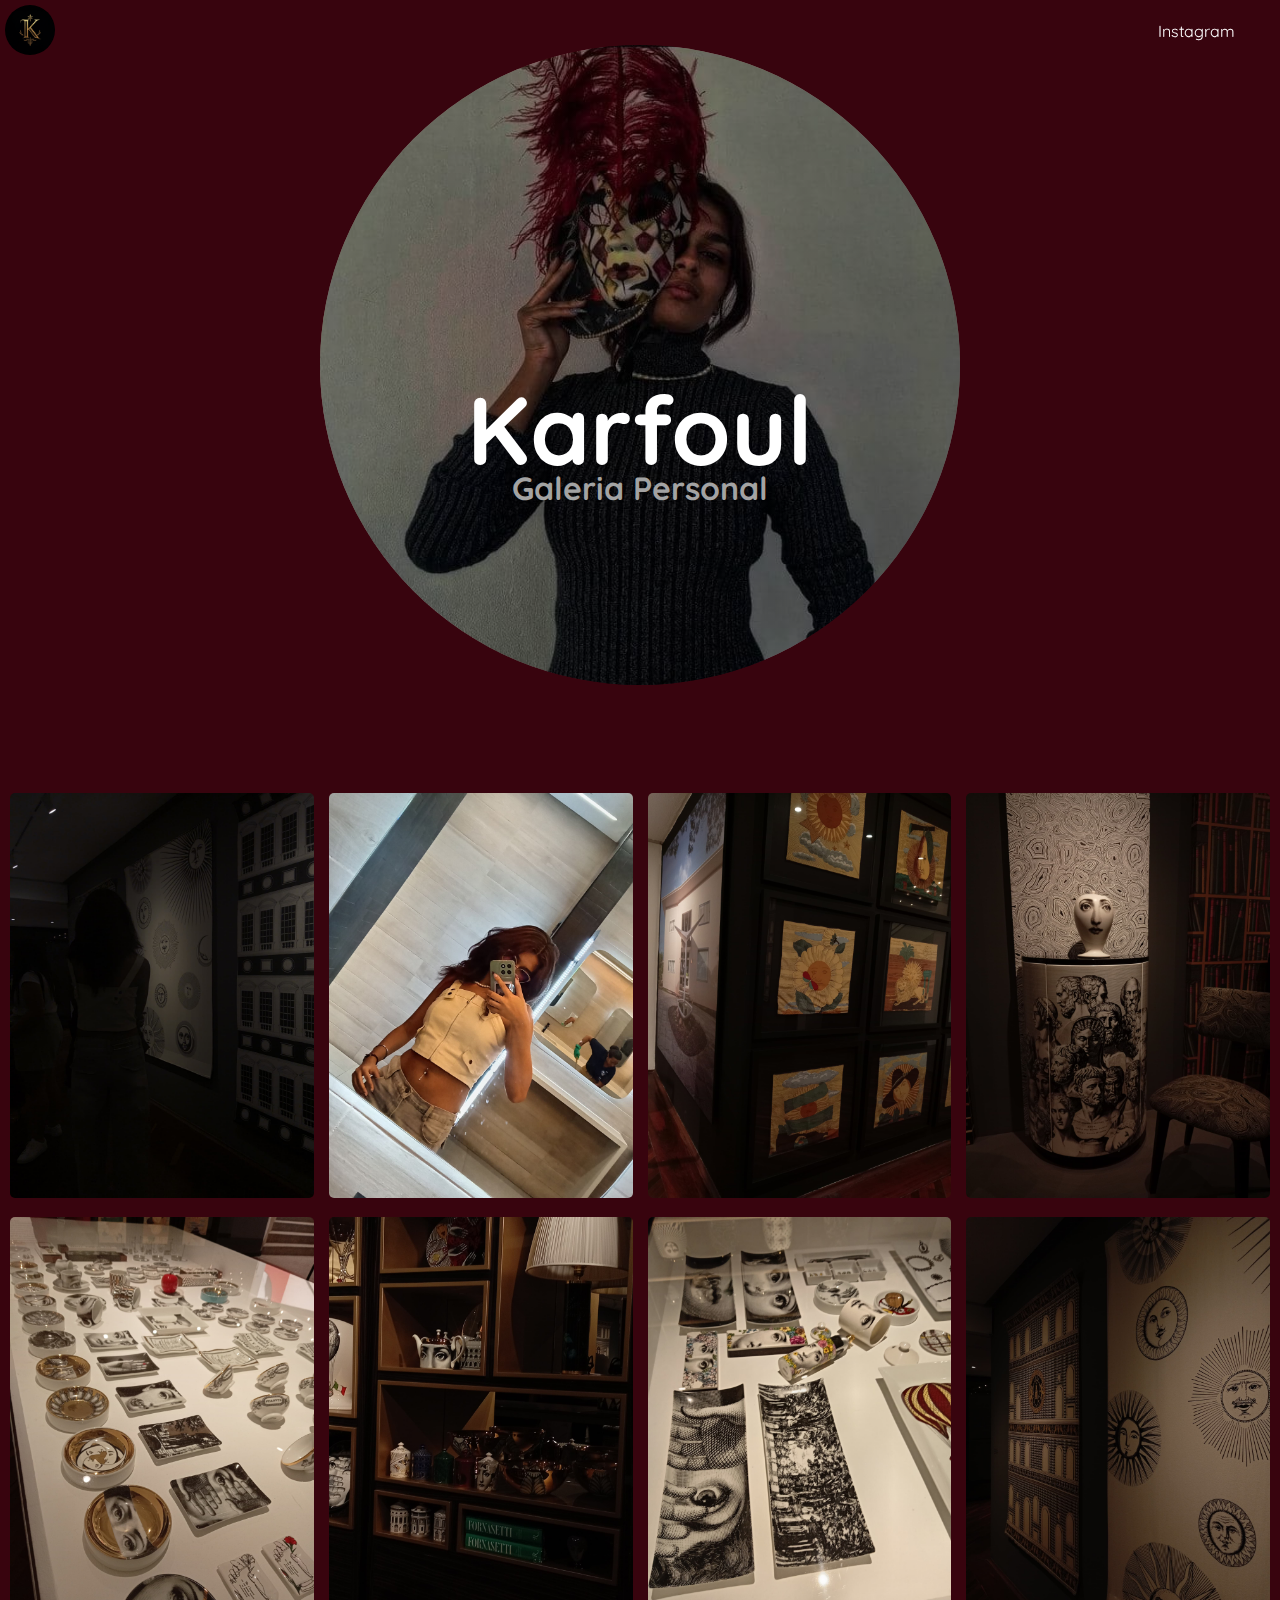
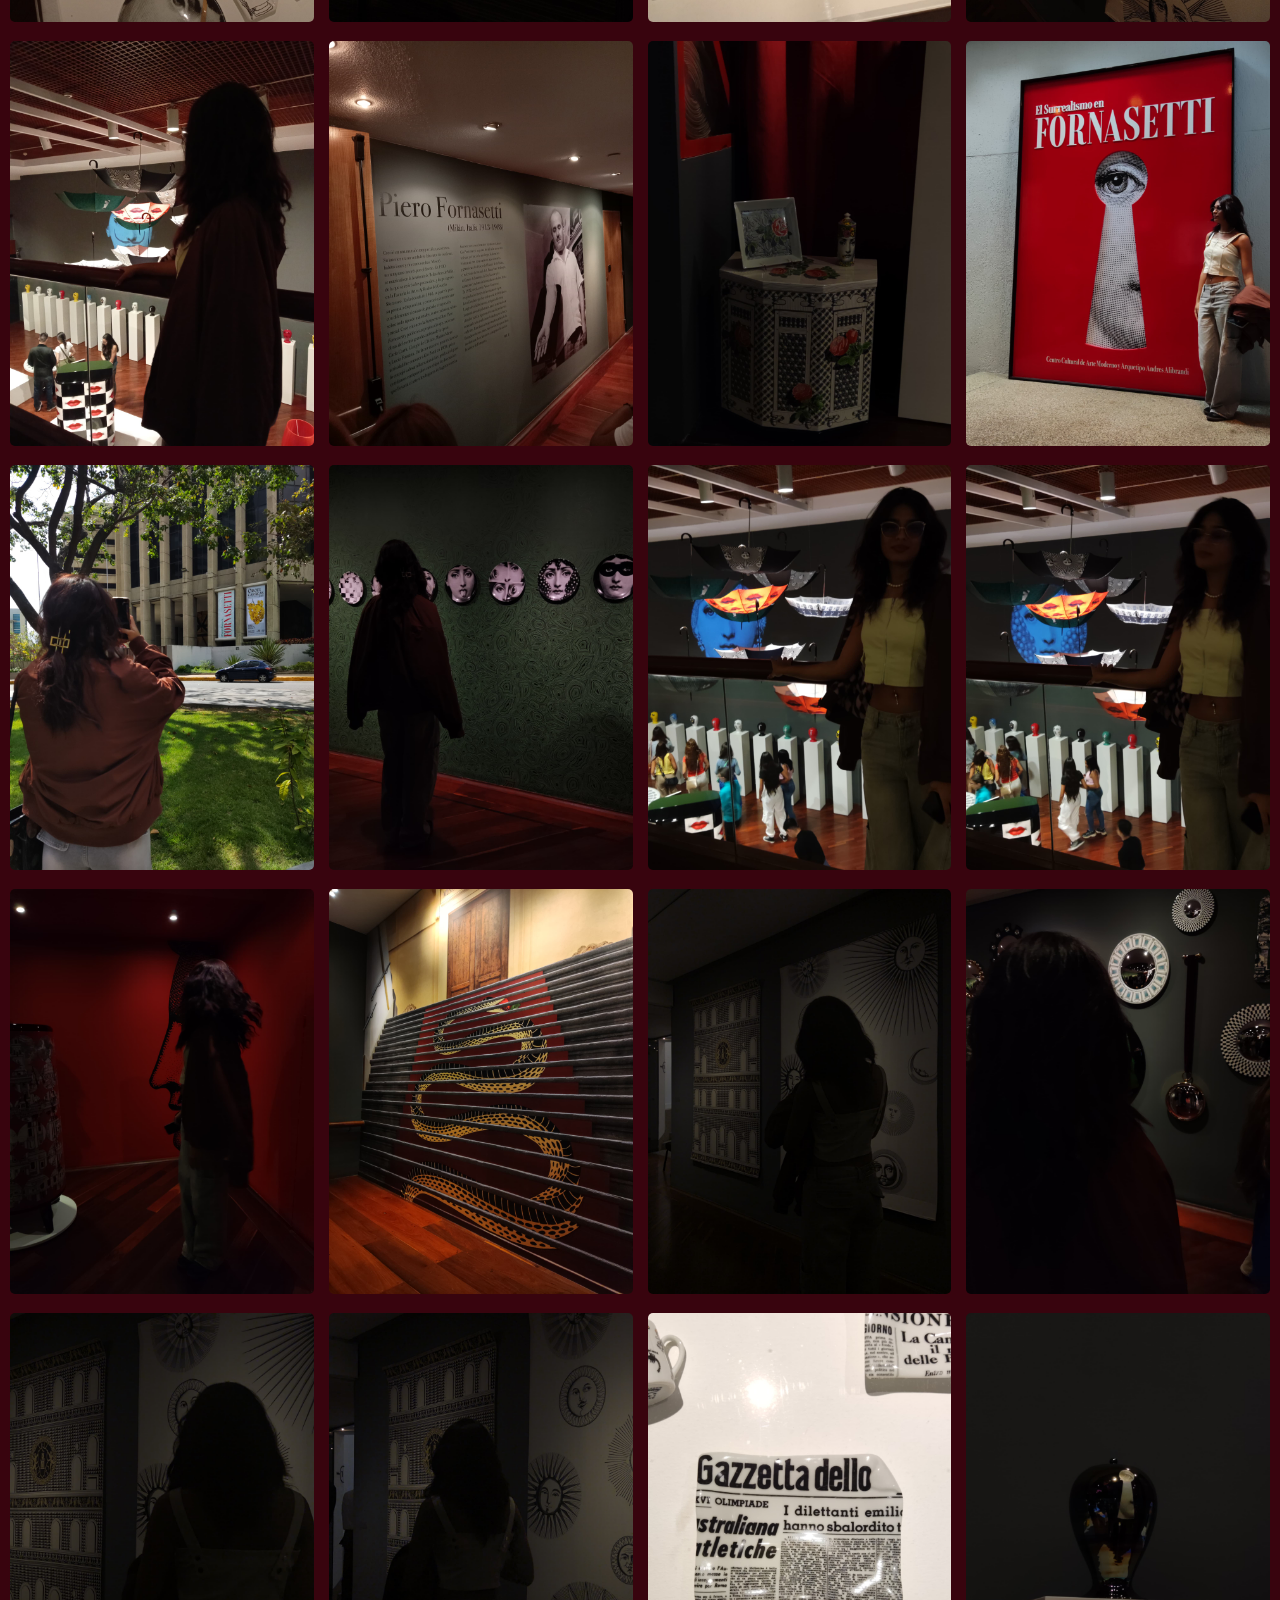
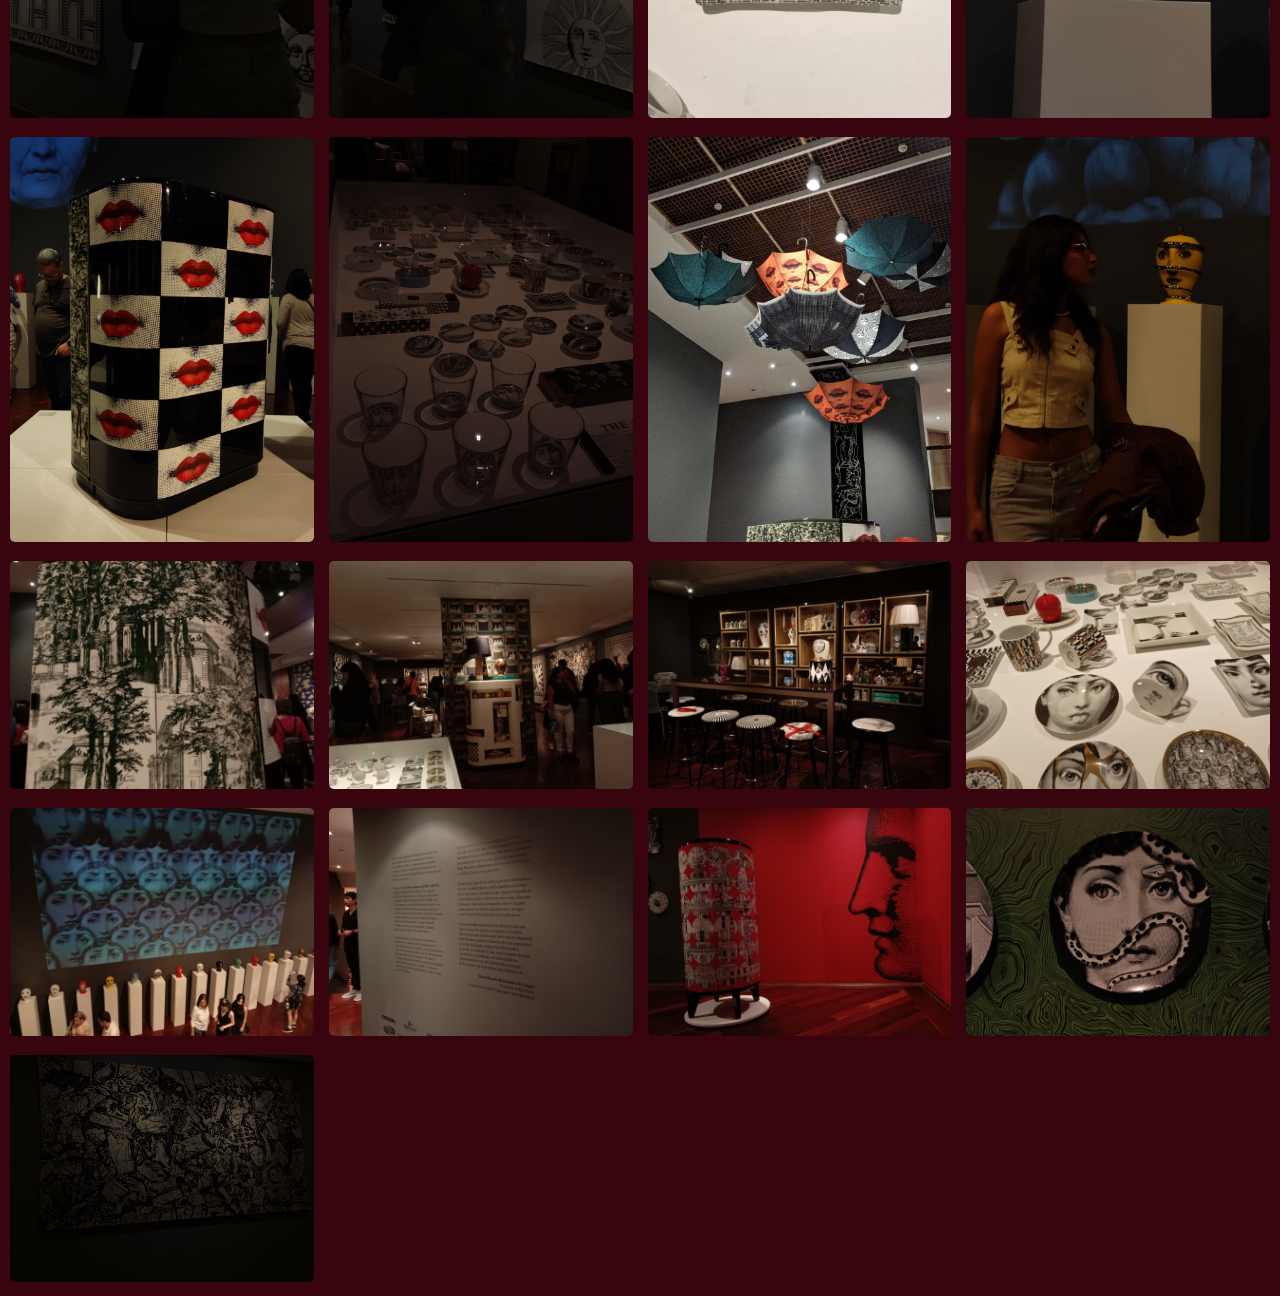
<file: index.html>
<!DOCTYPE html>
<html lang="es">
<head>
    <meta charset="UTF-8">
    <meta name="viewport" content="width=device-width, initial-scale=1.0">
    <link rel="stylesheet" href="CSS/estilos.css">
    <link rel="shortcut icon" href="IMG/Logo.png" type="image/png">
    <link rel="preconnect" href="https://fonts.googleapis.com">
    <link rel="preconnect" href="https://fonts.gstatic.com" crossorigin>
    <link href="https://fonts.googleapis.com/css2?family=Quicksand:wght@300..700&display=swap" rel="stylesheet">
    <link rel="preload" as="image" href="IMG/vertical/img_2.jpg">
    <title>Galeria - Karfoul</title>
</head>
<body>
    <header class="contain-nav">
        <nav class="nav">
            <img src="IMG/Logo.png" alt="">
            <span class="contact-info">Escribeme al 0412-5697355</span>
            <ul class="nav-ul">
                <li class="nav-items"><a href="https://www.instagram.com/karfoulel?igsh=MWc5OXRqbWh2NGVnaA==" target="_blank">Instagram</a></li>
            </ul>
        </nav>
    </header>
    <div class="container">
        <div class="container-items">
            <div class="container__img"><img src="IMG/vertical/img_2.jpg" alt="" loading="eager"><h1>Karfoul</h1><h2>Galeria Personal</h2></div>
            
        </div>
    </div>
<div class="galeria-container__fondo">
<div class="galeria-container">
<div class="galeria-container__img"><img  src="IMG/vertical/img_ (1).jpeg" alt=""></div>
<div class="galeria-container__img"><img id="img" src="IMG/vertical/img_ (2).jpeg" alt=""></div>
<div class="galeria-container__img"><img id="img" src="IMG/vertical/img_ (4).jpeg" alt=""></div>
<div class="galeria-container__img"><img id="img" src="IMG/vertical/img_ (5).jpeg" alt=""></div>
<div class="galeria-container__img"><img id="img" src="IMG/vertical/img_ (7).jpeg" alt=""></div>
<div class="galeria-container__img"><img id="img" src="IMG/vertical/img_ (8).jpeg" alt=""></div>
<div class="galeria-container__img"><img id="img" src="IMG/vertical/img_ (11).jpeg" alt=""></div>
<div class="galeria-container__img"><img id="img" src="IMG/vertical/img_ (14).jpeg" alt=""></div>
<div class="galeria-container__img"><img id="img" src="IMG/vertical/img_ (17).jpeg" alt=""></div>
<div class="galeria-container__img"><img id="img" src="IMG/vertical/img_ (18).jpeg" alt=""></div>
<div class="galeria-container__img"><img id="img" src="IMG/vertical/img_ (21).jpeg" alt=""></div>
<div class="galeria-container__img"><img id="img" src="IMG/vertical/img_ (22).jpeg" alt=""></div>
<div class="galeria-container__img"><img id="img" src="IMG/vertical/img_ (23).jpeg" alt=""></div>
<div class="galeria-container__img"><img id="img" src="IMG/vertical/img_ (24).jpeg" alt=""></div>
<div class="galeria-container__img"><img id="img" src="IMG/vertical/img_ (25).jpeg" alt=""></div>
<div class="galeria-container__img"><img id="img" src="IMG/vertical/img_ (26).jpeg" alt=""></div>
<div class="galeria-container__img"><img id="img" src="IMG/vertical/img_ (27).jpeg" alt=""></div>
<div class="galeria-container__img"><img id="img" src="IMG/vertical/img_ (28).jpeg" alt=""></div>
<div class="galeria-container__img"><img id="img" src="IMG/vertical/img_ (29).jpeg" alt=""></div>
<div class="galeria-container__img"><img id="img" src="IMG/vertical/img_ (30).jpeg" alt=""></div>
<div class="galeria-container__img"><img id="img" src="IMG/vertical/img_ (31).jpeg" alt=""></div>
<div class="galeria-container__img"><img id="img" src="IMG/vertical/img_ (32).jpeg" alt=""></div>
<div class="galeria-container__img"><img id="img" src="IMG/vertical/img_ (33).jpeg" alt=""></div>
<div class="galeria-container__img"><img id="img" src="IMG/vertical/img_ (34).jpeg" alt=""></div>
<div class="galeria-container__img"><img id="img" src="IMG/vertical/img_ (35).jpeg" alt=""></div>
<div class="galeria-container__img"><img id="img" src="IMG/vertical/img_ (36).jpeg" alt=""></div>
<div class="galeria-container__img"><img id="img" src="IMG/vertical/img_ (37).jpeg" alt=""></div>
<div class="galeria-container__img"><img id="img" src="IMG/vertical/img_ (38).jpeg" alt=""></div>
<div class="galeria-container__img"><img id="img" src="IMG/horizontal/img_ (3).jpeg" alt=""></div>
<div class="galeria-container__img"><img id="img" src="IMG/horizontal/img_ (6).jpeg" alt=""></div>
<div class="galeria-container__img"><img id="img" src="IMG/horizontal/img_ (9).jpeg" alt=""></div>
<div class="galeria-container__img"><img id="img" src="IMG/horizontal/img_ (10).jpeg" alt=""></div>
<div class="galeria-container__img"><img id="img" src="IMG/horizontal/img_ (12).jpeg" alt=""></div>
<div class="galeria-container__img"><img id="img" src="IMG/horizontal/img_ (13).jpeg" alt=""></div>
<div class="galeria-container__img"><img id="img" src="IMG/horizontal/img_ (15).jpeg" alt=""></div>
<div class="galeria-container__img"><img id="img" src="IMG/horizontal/img_ (16).jpeg" alt=""></div>
<div class="galeria-container__img"><img id="img" src="IMG/horizontal/img_ (20).jpeg" alt=""></div>
</div>
</div>
<script src="script.js"></script>
</body>
</html>
</file>
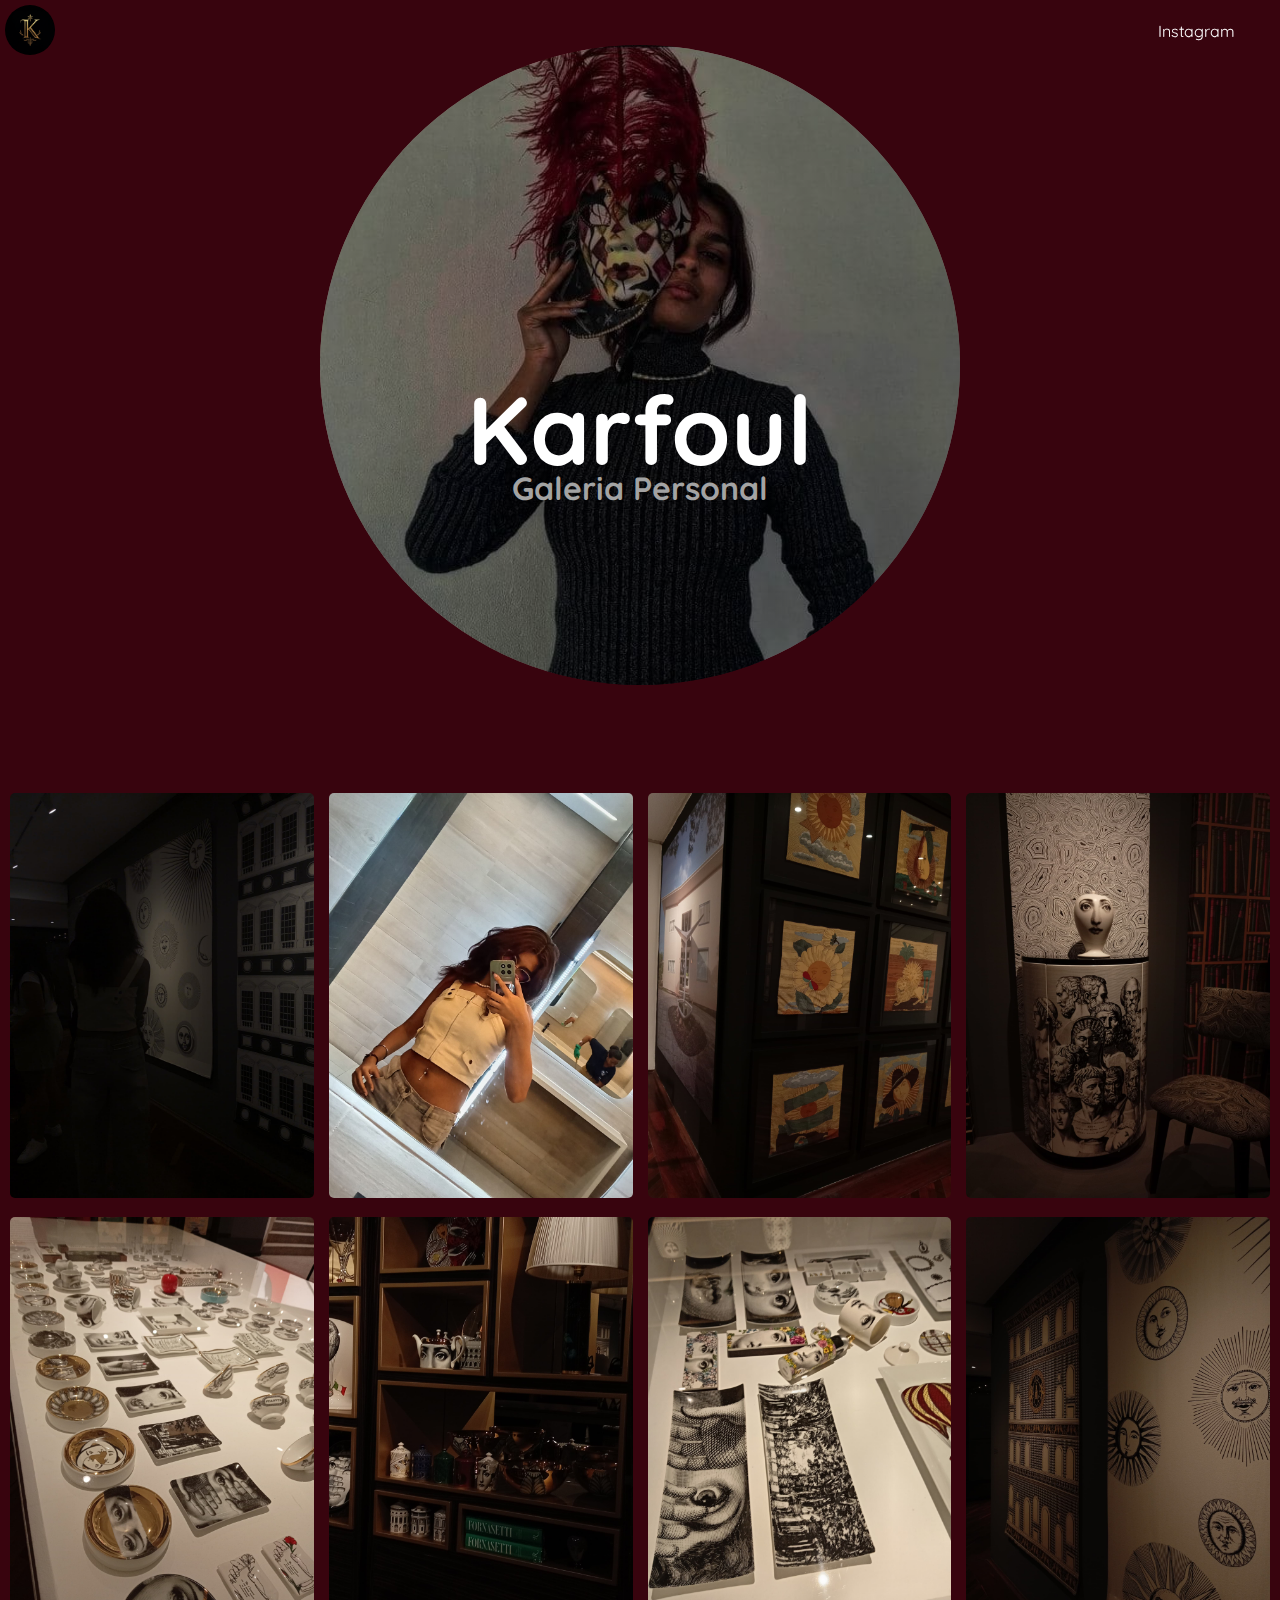
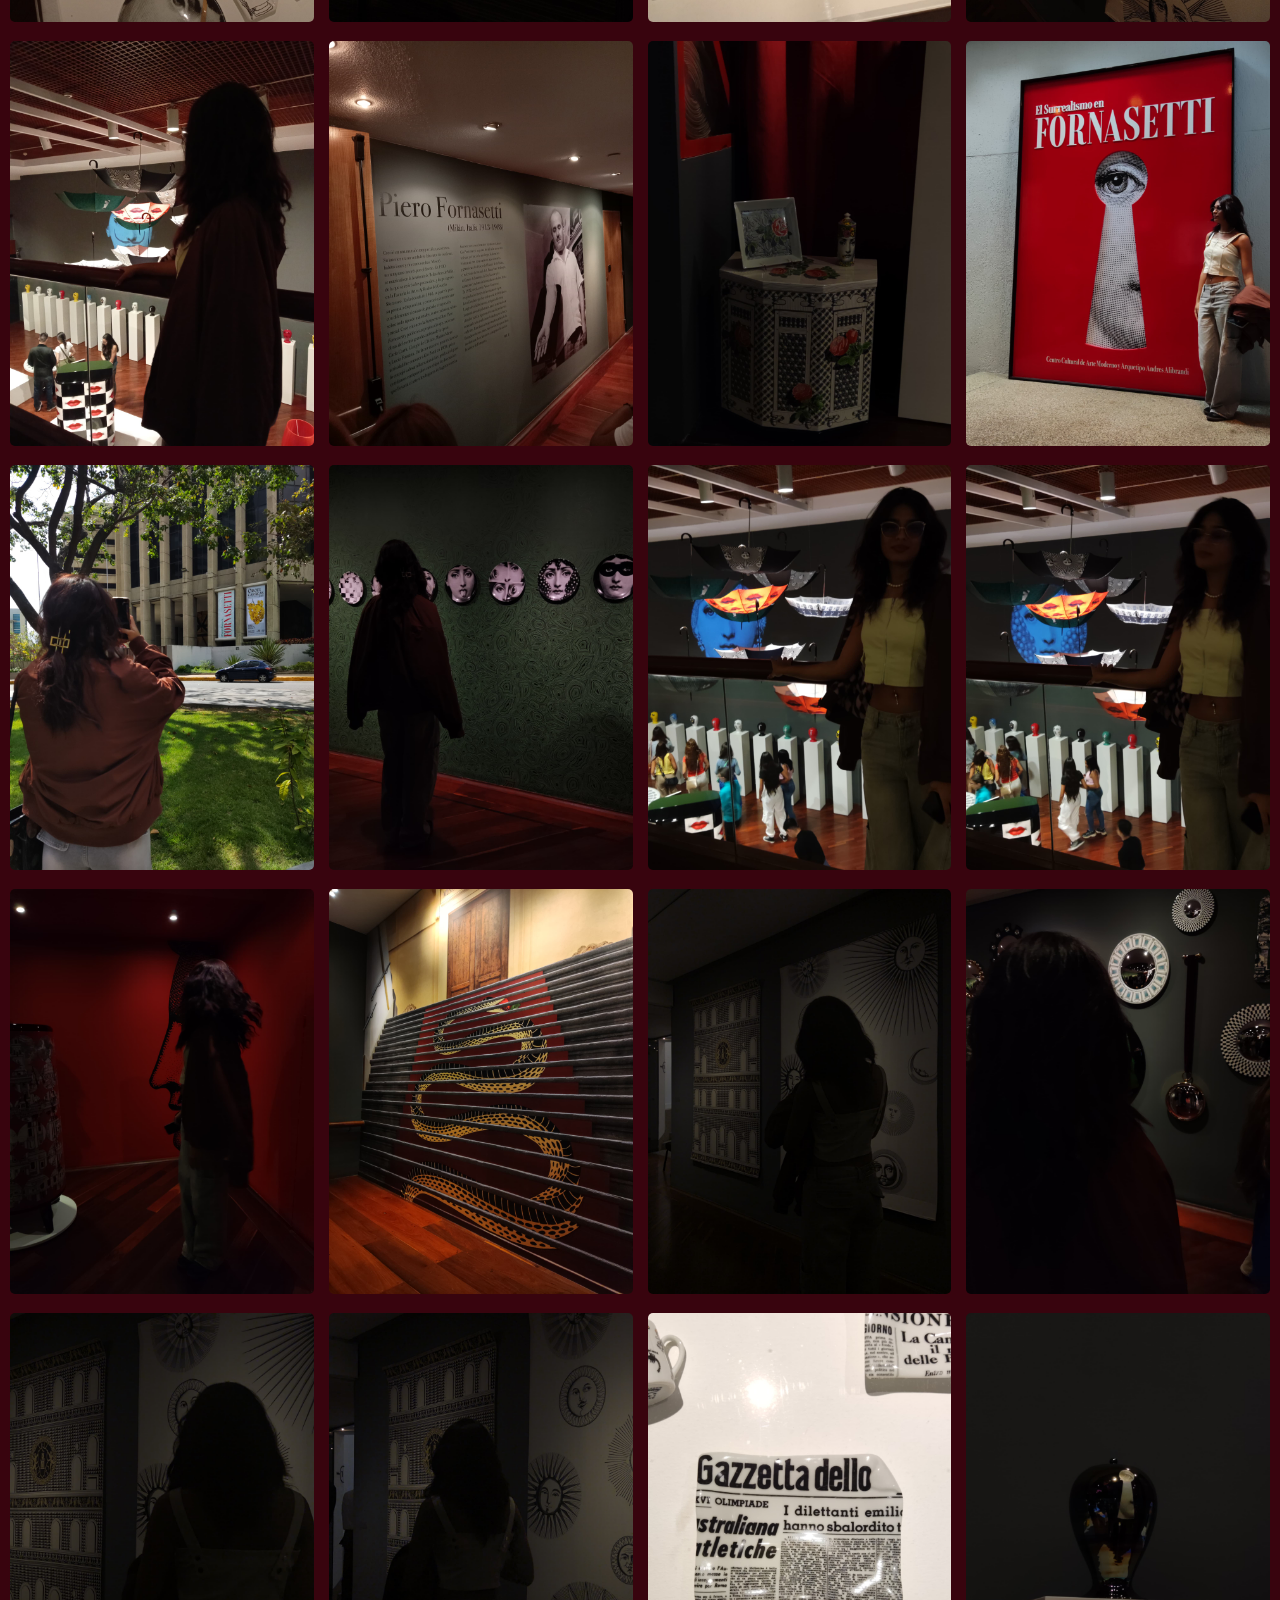
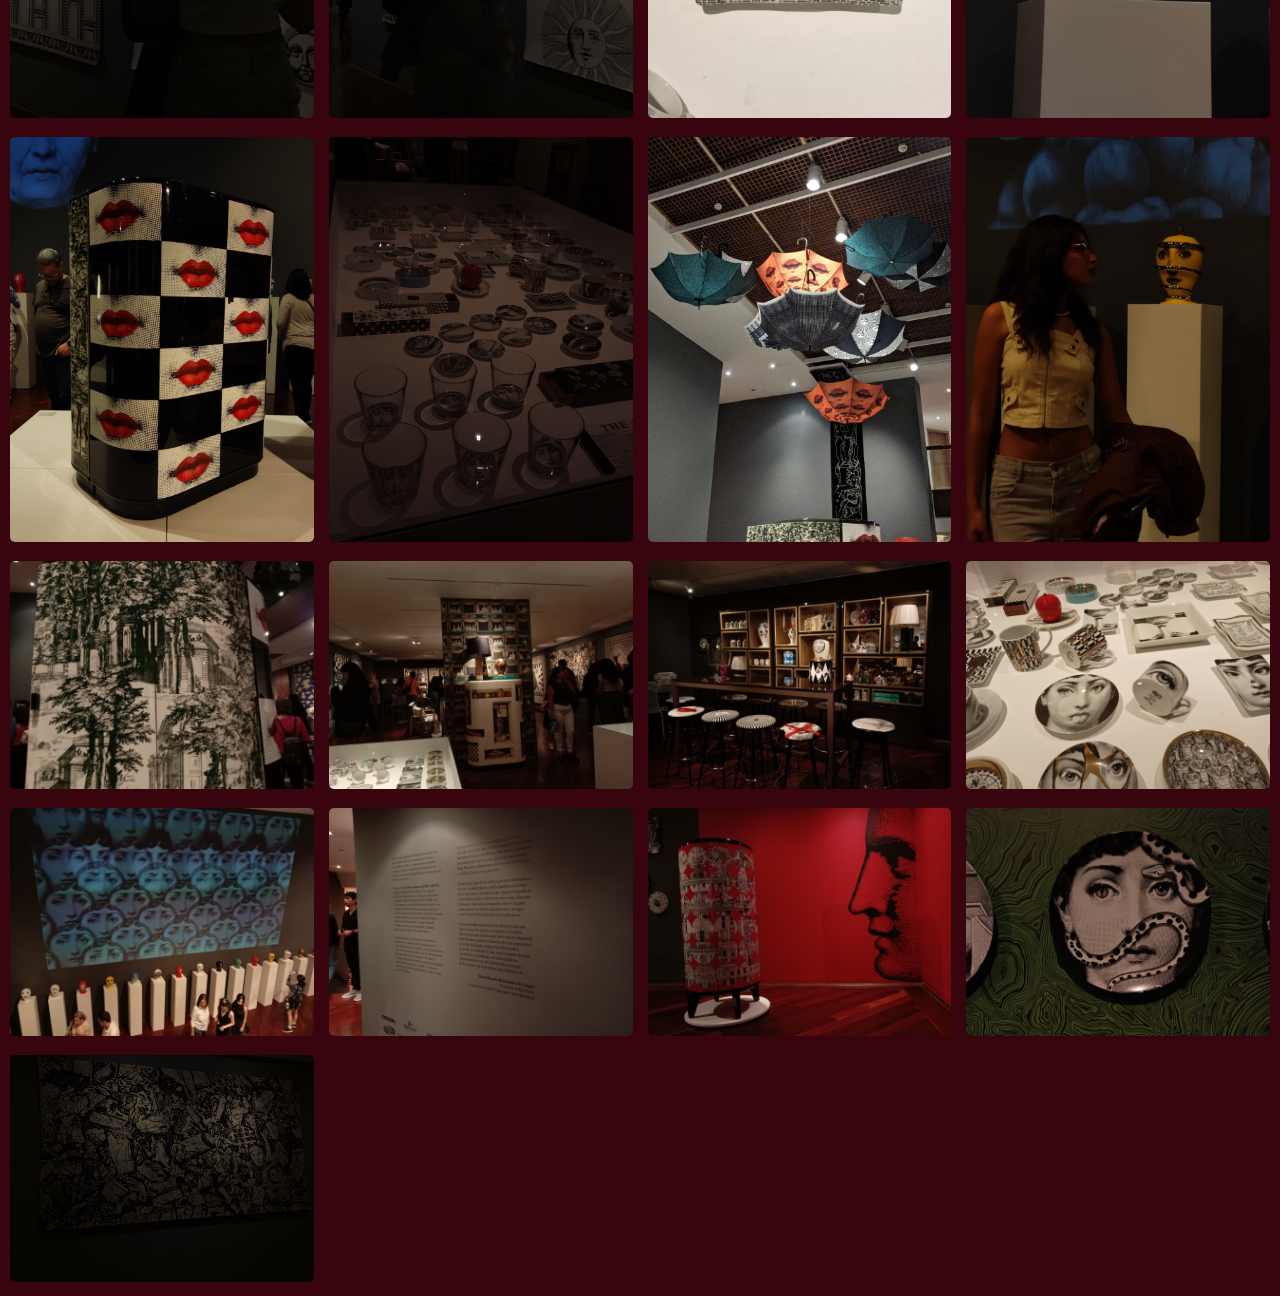
<file: Index.html>
<!DOCTYPE html>
<html lang="es">
<head>
    <meta charset="UTF-8">
    <meta name="viewport" content="width=device-width, initial-scale=1.0">
    <link rel="stylesheet" href="CSS/estilos.css">
    <link rel="shortcut icon" href="IMG/Logo.png" type="image/png">
    <link rel="preconnect" href="https://fonts.googleapis.com">
    <link rel="preconnect" href="https://fonts.gstatic.com" crossorigin>
    <link href="https://fonts.googleapis.com/css2?family=Quicksand:wght@300..700&display=swap" rel="stylesheet">
    <link rel="preload" as="image" href="IMG/vertical/img_2.jpg">
    <title>Galeria - Karfoul</title>
</head>
<body>
    <header class="contain-nav">
        <nav class="nav">
            <img src="IMG/Logo.png" alt="">
            <span class="contact-info">Escribeme al 0412-5697355</span>
            <ul class="nav-ul">
                <li class="nav-items"><a href="https://www.instagram.com/karfoulel?igsh=MWc5OXRqbWh2NGVnaA==" target="_blank">Instagram</a></li>
            </ul>
        </nav>
    </header>
    <div class="container">
        <div class="container-items">
            <div class="container__img"><img src="IMG/vertical/img_2.jpg" alt="" loading="eager"><h1>Karfoul</h1><h2>Galeria Personal</h2></div>
            
        </div>
    </div>
<div class="galeria-container__fondo">
<div class="galeria-container">
<div class="galeria-container__img"><img  src="IMG/vertical/img_ (1).jpeg" alt=""></div>
<div class="galeria-container__img"><img id="img" src="IMG/vertical/img_ (2).jpeg" alt=""></div>
<div class="galeria-container__img"><img id="img" src="IMG/vertical/img_ (4).jpeg" alt=""></div>
<div class="galeria-container__img"><img id="img" src="IMG/vertical/img_ (5).jpeg" alt=""></div>
<div class="galeria-container__img"><img id="img" src="IMG/vertical/img_ (7).jpeg" alt=""></div>
<div class="galeria-container__img"><img id="img" src="IMG/vertical/img_ (8).jpeg" alt=""></div>
<div class="galeria-container__img"><img id="img" src="IMG/vertical/img_ (11).jpeg" alt=""></div>
<div class="galeria-container__img"><img id="img" src="IMG/vertical/img_ (14).jpeg" alt=""></div>
<div class="galeria-container__img"><img id="img" src="IMG/vertical/img_ (17).jpeg" alt=""></div>
<div class="galeria-container__img"><img id="img" src="IMG/vertical/img_ (18).jpeg" alt=""></div>
<div class="galeria-container__img"><img id="img" src="IMG/vertical/img_ (21).jpeg" alt=""></div>
<div class="galeria-container__img"><img id="img" src="IMG/vertical/img_ (22).jpeg" alt=""></div>
<div class="galeria-container__img"><img id="img" src="IMG/vertical/img_ (23).jpeg" alt=""></div>
<div class="galeria-container__img"><img id="img" src="IMG/vertical/img_ (24).jpeg" alt=""></div>
<div class="galeria-container__img"><img id="img" src="IMG/vertical/img_ (25).jpeg" alt=""></div>
<div class="galeria-container__img"><img id="img" src="IMG/vertical/img_ (26).jpeg" alt=""></div>
<div class="galeria-container__img"><img id="img" src="IMG/vertical/img_ (27).jpeg" alt=""></div>
<div class="galeria-container__img"><img id="img" src="IMG/vertical/img_ (28).jpeg" alt=""></div>
<div class="galeria-container__img"><img id="img" src="IMG/vertical/img_ (29).jpeg" alt=""></div>
<div class="galeria-container__img"><img id="img" src="IMG/vertical/img_ (30).jpeg" alt=""></div>
<div class="galeria-container__img"><img id="img" src="IMG/vertical/img_ (31).jpeg" alt=""></div>
<div class="galeria-container__img"><img id="img" src="IMG/vertical/img_ (32).jpeg" alt=""></div>
<div class="galeria-container__img"><img id="img" src="IMG/vertical/img_ (33).jpeg" alt=""></div>
<div class="galeria-container__img"><img id="img" src="IMG/vertical/img_ (34).jpeg" alt=""></div>
<div class="galeria-container__img"><img id="img" src="IMG/vertical/img_ (35).jpeg" alt=""></div>
<div class="galeria-container__img"><img id="img" src="IMG/vertical/img_ (36).jpeg" alt=""></div>
<div class="galeria-container__img"><img id="img" src="IMG/vertical/img_ (37).jpeg" alt=""></div>
<div class="galeria-container__img"><img id="img" src="IMG/vertical/img_ (38).jpeg" alt=""></div>
<div class="galeria-container__img"><img id="img" src="IMG/horizontal/img_ (3).jpeg" alt=""></div>
<div class="galeria-container__img"><img id="img" src="IMG/horizontal/img_ (6).jpeg" alt=""></div>
<div class="galeria-container__img"><img id="img" src="IMG/horizontal/img_ (9).jpeg" alt=""></div>
<div class="galeria-container__img"><img id="img" src="IMG/horizontal/img_ (10).jpeg" alt=""></div>
<div class="galeria-container__img"><img id="img" src="IMG/horizontal/img_ (12).jpeg" alt=""></div>
<div class="galeria-container__img"><img id="img" src="IMG/horizontal/img_ (13).jpeg" alt=""></div>
<div class="galeria-container__img"><img id="img" src="IMG/horizontal/img_ (15).jpeg" alt=""></div>
<div class="galeria-container__img"><img id="img" src="IMG/horizontal/img_ (16).jpeg" alt=""></div>
<div class="galeria-container__img"><img id="img" src="IMG/horizontal/img_ (20).jpeg" alt=""></div>
</div>
</div>
<script src="script.js"></script>
</body>
</html>
</file>
<file: CSS/estilos.css>
body{
    --primary_color: #250902;
    --secondary_color: #38040e;
    --tercer_color: #640d14;
    --cuarto_color: #800e13;
    --quinto_color: #ad2831;
    
    background: var(--secondary_color);
    margin: 0;
    padding: 0;
    font-family: "quicksand";
}

/* Nav */
.contain-nav{
    display: flex;
    width: 100%;
}

.nav{
    display: flex;
    position: fixed;
    width: 100dvw;
    z-index: 10;
    animation-name: nav_bar;
    animation-duration: 5s;
}

.nav  img{
    width: 50px;
    height: 50px;
    margin: 5px;
    border-radius: 30px;
}

.contact-info {
    display: none; /* Oculta el span por defecto */
    color: #fff;
    width: auto;
    margin: 10px;
}

.nav > img:hover + .contact-info {
    display: block; /* Muestra el span al presionar la imagen */
}

.nav-ul{
    direction: rtl;
    display: flex;
    width: 100%;
    list-style: none;
}

.nav-items{ 
    margin: 5px;
}

.nav-items > a{ 
    text-decoration: none;
    color: #fff;
}

/* Nav end */

/* Main section */


body > .container{
    box-sizing: border-box;
}

.container{
    min-width: 50dvw;
    margin: 12dvh 25dvw;
    margin-top: 5dvh;
    position: relative;
    animation-name: introduccion;
    animation-duration: 3s;
    animation-iteration-count: both;
    container-type: inline-size;
    container-name: container_img-text;
}

.container-items{
    width: 100%;
    height: 100%;
    border-radius: 10px ;
    display: flex;
    position: relative;
}

.container__img{
    display: flex;
    object-fit: cover;
    position: relative;
    border-radius: 10px ;
}

.container__img::before {
    content: '';
    position: absolute;
    top: 0;
    left: 0;
    width: 100%;
    height: 100%;
    background: linear-gradient(rgba(0, 0, 0, 0.5), rgba(0, 0, 0, 0.5)); /* Gradiente negro con opacidad */
    z-index: 0; /* Asegura que el gradiente esté por encima de la imagen */
    border-radius: 100%;
}
.container__img > h1{
        position: absolute;
        top: 50%; /* Mueve el texto al 50% de la altura del contenedor */
        left: 50%; /* Mueve el texto al 50% de la anchura del contenedor */
        transform: translate(-50%, -50%); /* Ajusta el texto para que esté centrado */
        color: white; /* Cambia el color del texto según sea necesario */
        font-size: 3rem; /* Ajusta el tamaño de la fuente según sea necesario */
}

.container__img > h2{
    position: absolute;
    top: 58%; /* Mueve el texto al 50% de la altura del contenedor */
    left: 50%; /* Mueve el texto al 50% de la anchura del contenedor */
    transform: translate(-50%, -50%); /* Ajusta el texto para que esté centrado */
    color: #a3a3a3; /* Cambia el color del texto según sea necesario */
    visibility: visible;
}

.container__img > img{
    width: 100%;
    height: 100%;
    border-radius: 100% ;
}

/* Main section end */

/* galery section */



.galeria-container{
    display: grid;
    grid-template-columns: repeat(auto-fit, minmax(20%,1fr));
    grid-auto-flow: row;
    grid-auto-columns: 1fr;
    gap: 15px;
    margin: 10px;
}

.galeria-container__img > img{
    max-width: 100%;
    border-radius: 5px;
    cursor: pointer;
    animation-name: desvanecer;
    animation-timeline: --desvanecer_grid;
    view-timeline: --desvanecer_grid block;
    animation-range: cover 0% contain 10%;
    transition-duration: 1s;
}

.galeria-container__img.fullscreen {
    width: 50dvw;
}

/*animaciones*/

@keyframes nav_bar{

0%{
    opacity: 0;
}

50%{
    opacity: 1;
    filter: blur(100%);
}

100%{
    filter: blur(0%);
}
}

@keyframes introduccion{

    0%{
        opacity: 0;
    }
    
    50%{
    }
    
    100%{
        opacity: 1;
    }
    }

@keyframes desvanecer{
    0%{
        opacity: 0;
        filter: blur(5px);
    }

    100%{
        opacity: 1;
        filter: blur(0px);
    }
}

/*Queries*/
@media  (max-width: 1440px){
    .container__img > h1{
        position: absolute;
        top: 50%; /* Mueve el texto al 50% de la altura del contenedor */
        left: 50%; /* Mueve el texto al 50% de la anchura del contenedor */
        transform: translate(-50%, -50%); /* Ajusta el texto para que esté centrado */
        color: white; /* Cambia el color del texto según sea necesario */
        font-size: 6rem; /* Ajusta el tamaño de la fuente según sea necesario */
}

.container__img > h2{
    position: absolute;
    top: 65%; /* Mueve el texto al 50% de la altura del contenedor */
    left: 50%; /* Mueve el texto al 50% de la anchura del contenedor */
    transform: translate(-50%, -50%); /* Ajusta el texto para que esté centrado */
    color: #a3a3a3; /* Cambia el color del texto según sea necesario */
    visibility: visible;
    font-size: 2rem; 
}
 }

@media  (max-width: 1024px){
    .container__img > h1{
        position: absolute;
        top: 50%; /* Mueve el texto al 50% de la altura del contenedor */
        left: 50%; /* Mueve el texto al 50% de la anchura del contenedor */
        transform: translate(-50%, -50%); /* Ajusta el texto para que esté centrado */
        color: white; /* Cambia el color del texto según sea necesario */
        font-size: 5rem; /* Ajusta el tamaño de la fuente según sea necesario */
}

.container__img > h2{
    position: absolute;
    top: 68%; /* Mueve el texto al 50% de la altura del contenedor */
    left: 50%; /* Mueve el texto al 50% de la anchura del contenedor */
    transform: translate(-50%, -50%); /* Ajusta el texto para que esté centrado */
    color: #a3a3a3; /* Cambia el color del texto según sea necesario */
    visibility: visible;
    font-size: 1.5rem; 
}
 }

@media  (max-width: 768px){
    .container__img > h1{
        position: absolute;
        top: 50%; /* Mueve el texto al 50% de la altura del contenedor */
        left: 50%; /* Mueve el texto al 50% de la anchura del contenedor */
        transform: translate(-50%, -50%); /* Ajusta el texto para que esté centrado */
        color: white; /* Cambia el color del texto según sea necesario */
        font-size: 2.8rem; /* Ajusta el tamaño de la fuente según sea necesario */
}

.container__img > h2{
    position: absolute;
    top: 70%; /* Mueve el texto al 50% de la altura del contenedor */
    left: 50%; /* Mueve el texto al 50% de la anchura del contenedor */
    transform: translate(-50%, -50%); /* Ajusta el texto para que esté centrado */
    color: #a3a3a3; /* Cambia el color del texto según sea necesario */
    visibility: visible;
    font-size: 0.8rem; 
}

.galeria-container{
    display: grid;
    grid-template-columns: repeat(auto-fit, minmax(30%,1fr));
    gap: 5px;
    margin: 10px;
}

}

@media (max-width: 425px){
    .container__img > h1{
        position: absolute;
        top: 50%; /* Mueve el texto al 50% de la altura del contenedor */
        left: 50%; /* Mueve el texto al 50% de la anchura del contenedor */
        transform: translate(-50%, -50%); /* Ajusta el texto para que esté centrado */
        color: white; /* Cambia el color del texto según sea necesario */
        font-size: 2rem; /* Ajusta el tamaño de la fuente según sea necesario */
}

.container__img > h2{
    position: absolute;
    top: 70%; /* Mueve el texto al 50% de la altura del contenedor */
    left: 50%; /* Mueve el texto al 50% de la anchura del contenedor */
    transform: translate(-50%, -50%); /* Ajusta el texto para que esté centrado */
    color: #a3a3a3; /* Cambia el color del texto según sea necesario */
    visibility: visible;
    font-size: 0.5rem; 
}

.galeria-container{
    display: grid;
    grid-template-columns: repeat(auto-fit, minmax(100%,1fr));
    gap: 15px;
    margin: 10px;
}

}
</file>
